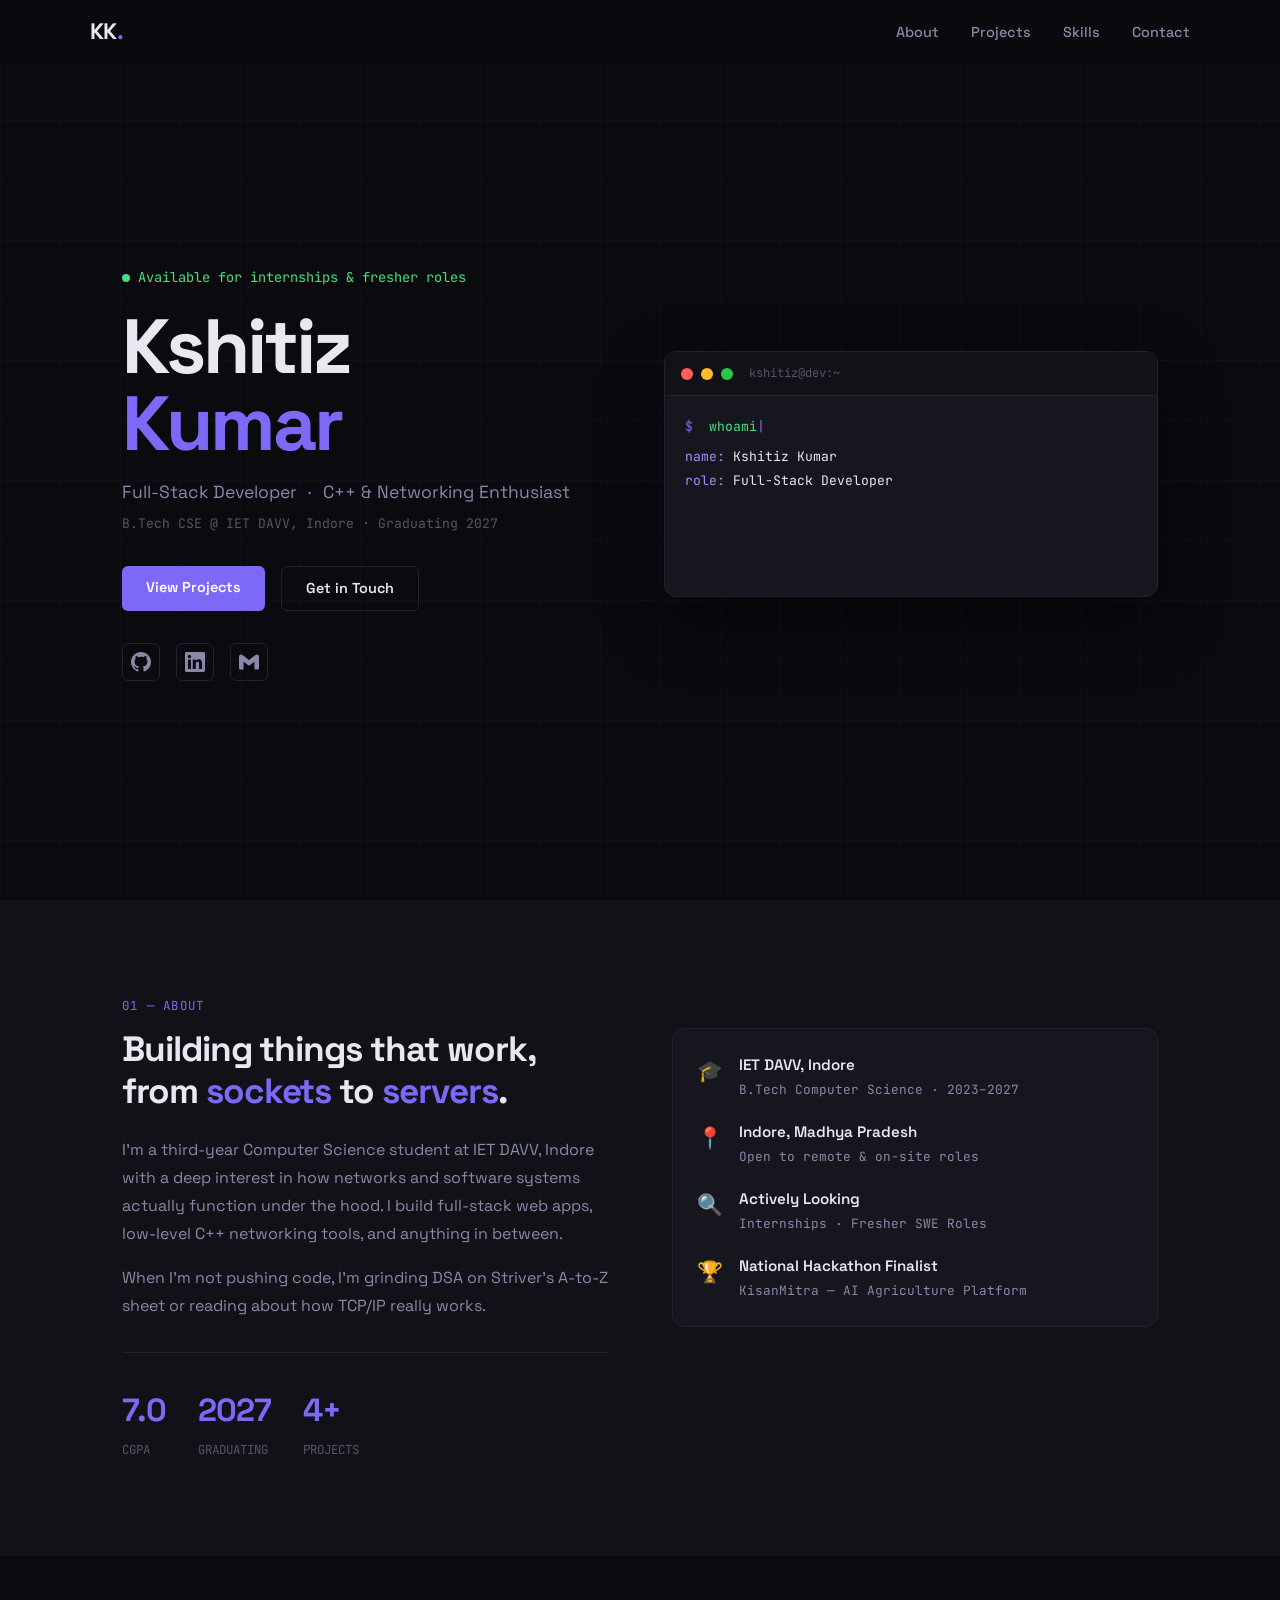
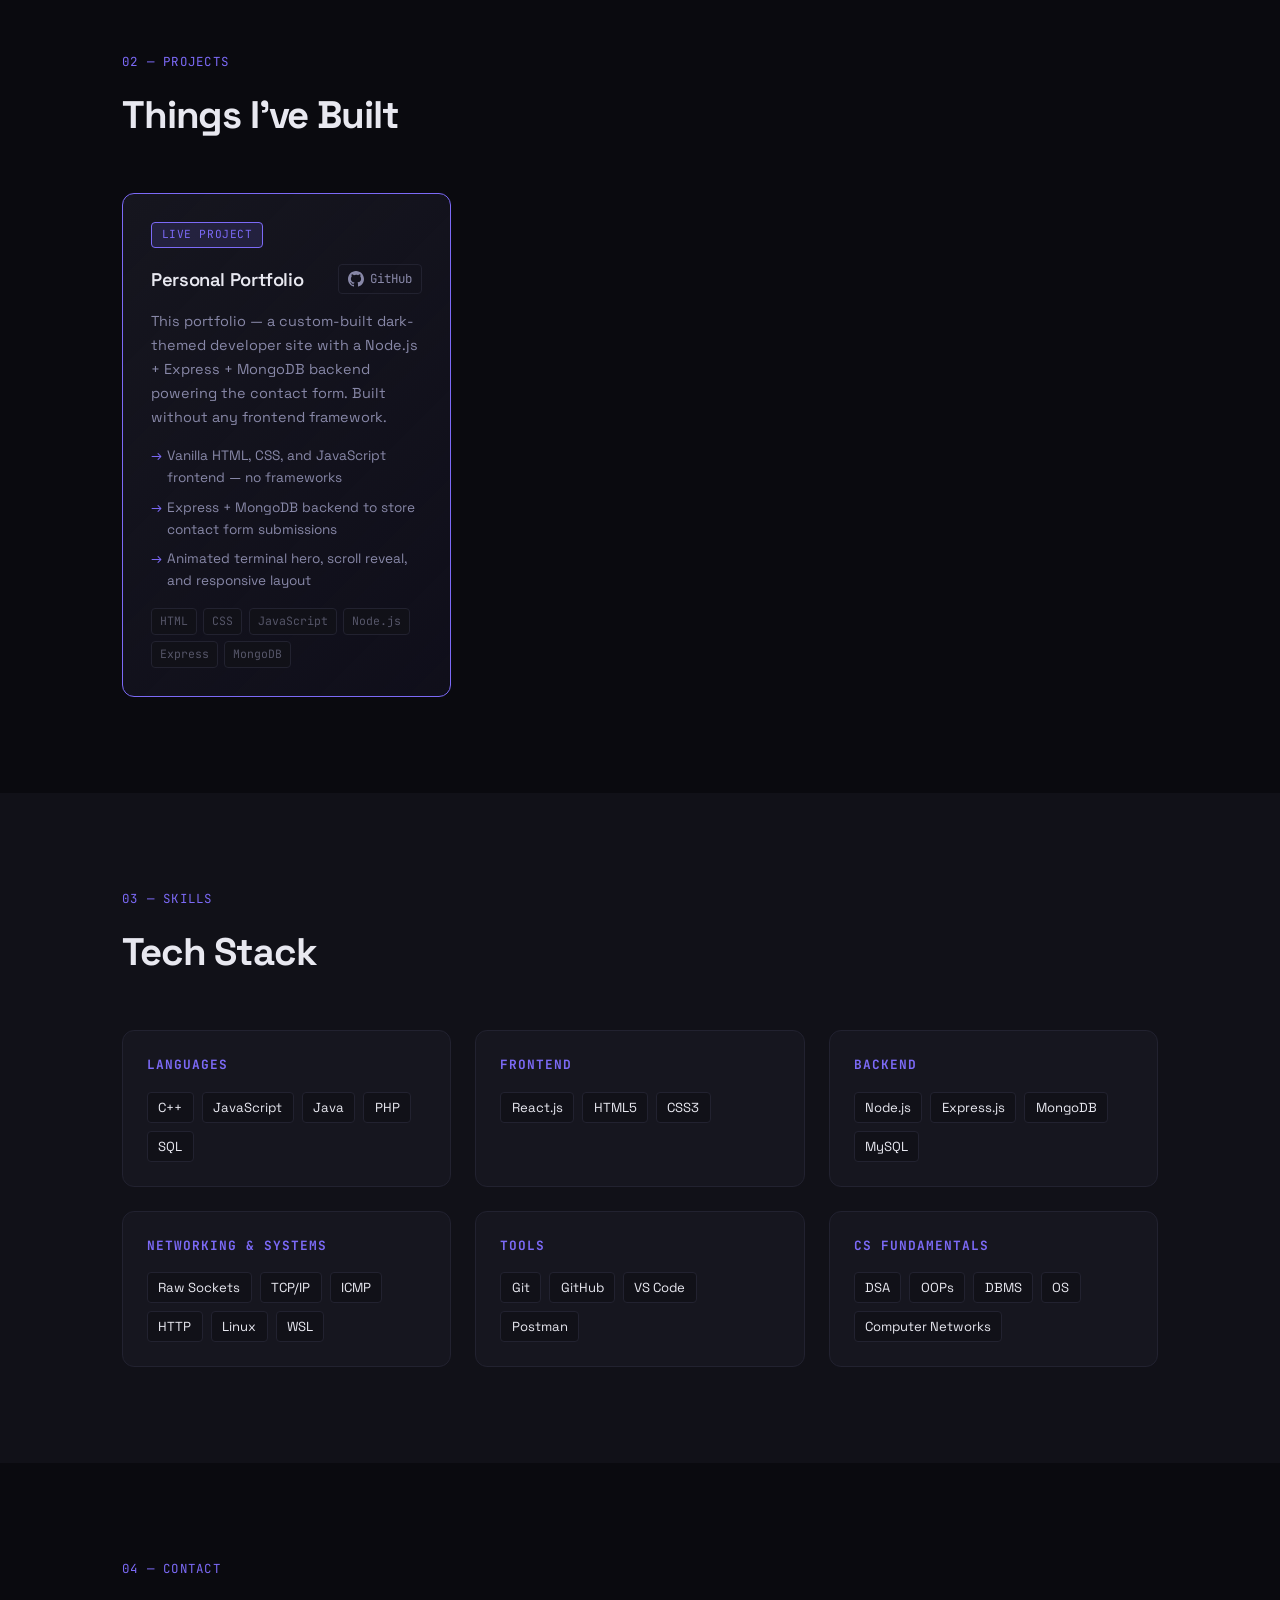
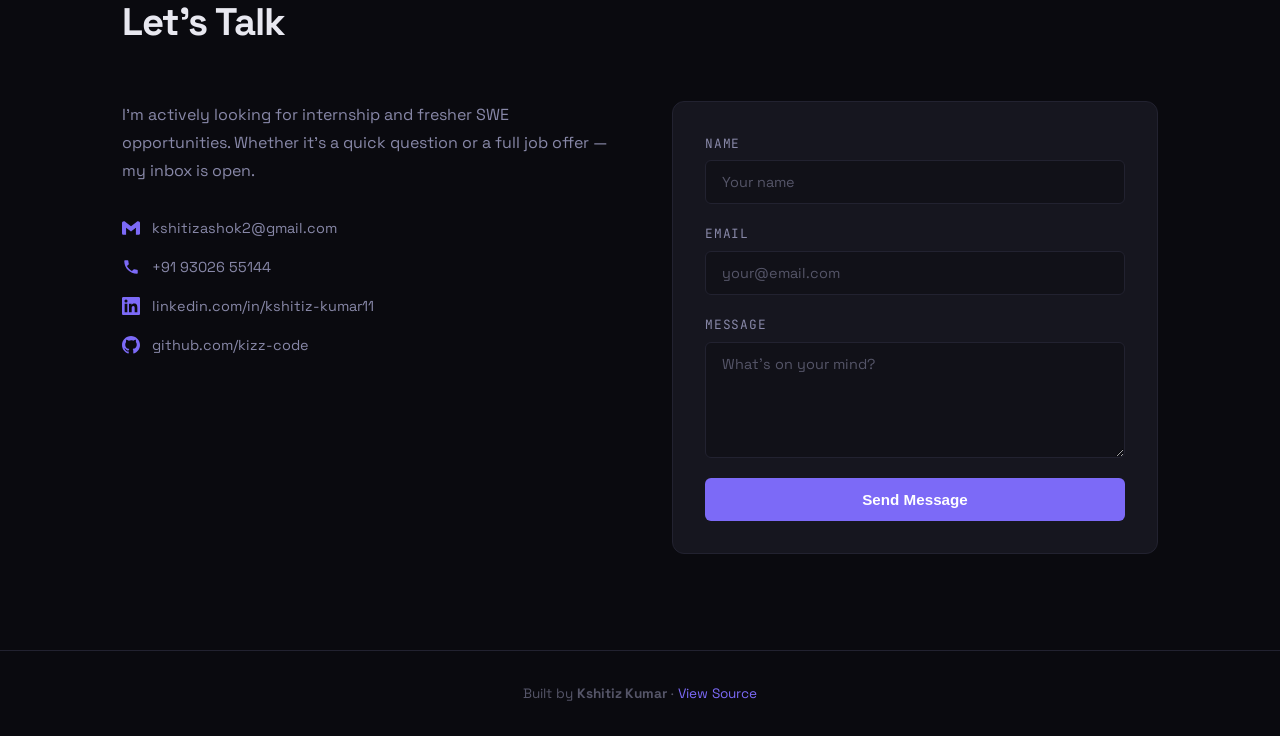
<file: index.html>
<!DOCTYPE html>
<html lang="en">
<head>
  <meta charset="UTF-8" />
  <meta name="viewport" content="width=device-width, initial-scale=1.0"/>
  <title>Kshitiz Kumar — Developer</title>
  <link rel="preconnect" href="https://fonts.googleapis.com">
  <link rel="preconnect" href="https://fonts.gstatic.com" crossorigin>
  <link href="https://fonts.googleapis.com/css2?family=Space+Grotesk:wght@300;400;500;600;700&family=JetBrains+Mono:wght@400;500&display=swap" rel="stylesheet">
  <link rel="stylesheet" href="css/style.css" />
</head>
<body>

  <!-- NAV -->
  <nav class="nav" id="nav">
    <div class="nav-inner">
      <a href="#hero" class="nav-logo">KK<span class="dot">.</span></a>
      <ul class="nav-links">
        <li><a href="#about">About</a></li>
        <li><a href="#projects">Projects</a></li>
        <li><a href="#skills">Skills</a></li>
        <li><a href="#contact">Contact</a></li>
      </ul>
      <button class="hamburger" id="hamburger" aria-label="Toggle menu">
        <span></span><span></span><span></span>
      </button>
    </div>
  </nav>

  <!-- MOBILE MENU -->
  <div class="mobile-menu" id="mobileMenu">
    <ul>
      <li><a href="#about" class="mobile-link">About</a></li>
      <li><a href="#projects" class="mobile-link">Projects</a></li>
      <li><a href="#skills" class="mobile-link">Skills</a></li>
      <li><a href="#contact" class="mobile-link">Contact</a></li>
    </ul>
  </div>

  <!-- HERO -->
  <section class="hero" id="hero">
    <div class="hero-bg-grid"></div>
    <div class="hero-content">
      <p class="hero-eyebrow"><span class="eyebrow-dot"></span> Available for internships & fresher roles</p>
      <h1 class="hero-name">Kshitiz<br><span class="name-accent">Kumar</span></h1>
      <p class="hero-role">Full-Stack Developer <span class="role-sep">·</span> C++ & Networking Enthusiast</p>
      <p class="hero-sub">B.Tech CSE @ IET DAVV, Indore · Graduating 2027</p>
      <div class="hero-cta">
        <a href="#projects" class="btn-primary">View Projects</a>
        <a href="#contact" class="btn-ghost">Get in Touch</a>
      </div>
      <div class="hero-socials">
        <a href="https://github.com/kizz-code" target="_blank" rel="noopener" aria-label="GitHub">
          <svg width="20" height="20" viewBox="0 0 24 24" fill="currentColor"><path d="M12 0C5.374 0 0 5.373 0 12c0 5.302 3.438 9.8 8.207 11.387.599.111.793-.261.793-.577v-2.234c-3.338.726-4.033-1.416-4.033-1.416-.546-1.387-1.333-1.756-1.333-1.756-1.089-.745.083-.729.083-.729 1.205.084 1.839 1.237 1.839 1.237 1.07 1.834 2.807 1.304 3.492.997.107-.775.418-1.305.762-1.604-2.665-.305-5.467-1.334-5.467-5.931 0-1.311.469-2.381 1.236-3.221-.124-.303-.535-1.524.117-3.176 0 0 1.008-.322 3.301 1.23A11.509 11.509 0 0112 5.803c1.02.005 2.047.138 3.006.404 2.291-1.552 3.297-1.23 3.297-1.23.653 1.653.242 2.874.118 3.176.77.84 1.235 1.911 1.235 3.221 0 4.609-2.807 5.624-5.479 5.921.43.372.823 1.102.823 2.222v3.293c0 .319.192.694.801.576C20.566 21.797 24 17.3 24 12c0-6.627-5.373-12-12-12z"/></svg>
        </a>
        <a href="https://www.linkedin.com/in/kshitiz-kumar11" target="_blank" rel="noopener" aria-label="LinkedIn">
          <svg width="20" height="20" viewBox="0 0 24 24" fill="currentColor"><path d="M20.447 20.452h-3.554v-5.569c0-1.328-.027-3.037-1.852-3.037-1.853 0-2.136 1.445-2.136 2.939v5.667H9.351V9h3.414v1.561h.046c.477-.9 1.637-1.85 3.37-1.85 3.601 0 4.267 2.37 4.267 5.455v6.286zM5.337 7.433a2.062 2.062 0 01-2.063-2.065 2.064 2.064 0 112.063 2.065zm1.782 13.019H3.555V9h3.564v11.452zM22.225 0H1.771C.792 0 0 .774 0 1.729v20.542C0 23.227.792 24 1.771 24h20.451C23.2 24 24 23.227 24 22.271V1.729C24 .774 23.2 0 22.222 0h.003z"/></svg>
        </a>
        <a href="mailto:kshitizashok2@gmail.com" aria-label="Email">
          <svg width="20" height="20" viewBox="0 0 24 24" fill="currentColor"><path d="M24 5.457v13.909c0 .904-.732 1.636-1.636 1.636h-3.819V11.73L12 16.64l-6.545-4.91v9.273H1.636A1.636 1.636 0 010 19.366V5.457c0-2.023 2.309-3.178 3.927-1.964L5.455 4.64 12 9.548l6.545-4.91 1.528-1.145C21.69 2.28 24 3.434 24 5.457z"/></svg>
        </a>
      </div>
    </div>
    <div class="hero-terminal">
      <div class="terminal-bar">
        <span class="t-dot red"></span>
        <span class="t-dot yellow"></span>
        <span class="t-dot green"></span>
        <span class="t-title">kshitiz@dev:~</span>
      </div>
      <div class="terminal-body" id="terminalBody">
        <p><span class="t-prompt">$</span> <span class="t-cmd" id="termCmd"></span><span class="t-cursor">|</span></p>
        <div id="termOutput"></div>
      </div>
    </div>
  </section>

  <!-- ABOUT -->
  <section class="section about" id="about">
    <div class="container">
      <p class="section-label">01 — About</p>
      <div class="about-grid">
        <div class="about-text">
          <h2>Building things that work,<br>from <span class="accent">sockets</span> to <span class="accent">servers</span>.</h2>
          <p>I'm a third-year Computer Science student at IET DAVV, Indore with a deep interest in how networks and software systems actually function under the hood. I build full-stack web apps, low-level C++ networking tools, and anything in between.</p>
          <p>When I'm not pushing code, I'm grinding DSA on Striver's A-to-Z sheet or reading about how TCP/IP really works.</p>
          <div class="about-stats">
            <div class="stat">
              <span class="stat-num">7.0</span>
              <span class="stat-label">CGPA</span>
            </div>
            <div class="stat">
              <span class="stat-num">2027</span>
              <span class="stat-label">Graduating</span>
            </div>
            <div class="stat">
              <span class="stat-num">4+</span>
              <span class="stat-label">Projects</span>
            </div>
          </div>
        </div>
        <div class="about-card">
          <div class="card-inner">
            <div class="card-row">
              <span class="card-icon">🎓</span>
              <div>
                <p class="card-title">IET DAVV, Indore</p>
                <p class="card-sub">B.Tech Computer Science · 2023–2027</p>
              </div>
            </div>
            <div class="card-row">
              <span class="card-icon">📍</span>
              <div>
                <p class="card-title">Indore, Madhya Pradesh</p>
                <p class="card-sub">Open to remote & on-site roles</p>
              </div>
            </div>
            <div class="card-row">
              <span class="card-icon">🔍</span>
              <div>
                <p class="card-title">Actively Looking</p>
                <p class="card-sub">Internships · Fresher SWE Roles</p>
              </div>
            </div>
            <div class="card-row">
              <span class="card-icon">🏆</span>
              <div>
                <p class="card-title">National Hackathon Finalist</p>
                <p class="card-sub">KisanMitra — AI Agriculture Platform</p>
              </div>
            </div>
          </div>
        </div>
      </div>
    </div>
  </section>

  <!-- PROJECTS -->
  <section class="section projects" id="projects">
    <div class="container">
      <p class="section-label">02 — Projects</p>
      <h2 class="section-title">Things I've Built</h2>
      <div class="projects-grid">

        <!-- Portfolio -->
        <div class="project-card featured">
          <div class="project-tag">Live Project</div>
          <div class="project-header">
            <h3>Personal Portfolio</h3>
            <div class="project-links">
              <a href="https://github.com/kizz-code/Portfolio" target="_blank" rel="noopener">
                <svg width="16" height="16" viewBox="0 0 24 24" fill="currentColor"><path d="M12 0C5.374 0 0 5.373 0 12c0 5.302 3.438 9.8 8.207 11.387.599.111.793-.261.793-.577v-2.234c-3.338.726-4.033-1.416-4.033-1.416-.546-1.387-1.333-1.756-1.333-1.756-1.089-.745.083-.729.083-.729 1.205.084 1.839 1.237 1.839 1.237 1.07 1.834 2.807 1.304 3.492.997.107-.775.418-1.305.762-1.604-2.665-.305-5.467-1.334-5.467-5.931 0-1.311.469-2.381 1.236-3.221-.124-.303-.535-1.524.117-3.176 0 0 1.008-.322 3.301 1.23A11.509 11.509 0 0112 5.803c1.02.005 2.047.138 3.006.404 2.291-1.552 3.297-1.23 3.297-1.23.653 1.653.242 2.874.118 3.176.77.84 1.235 1.911 1.235 3.221 0 4.609-2.807 5.624-5.479 5.921.43.372.823 1.102.823 2.222v3.293c0 .319.192.694.801.576C20.566 21.797 24 17.3 24 12c0-6.627-5.373-12-12-12z"/></svg>
                GitHub
              </a>
            </div>
          </div>
          <p class="project-desc">This portfolio — a custom-built dark-themed developer site with a Node.js + Express + MongoDB backend powering the contact form. Built without any frontend framework.</p>
          <ul class="project-points">
            <li>Vanilla HTML, CSS, and JavaScript frontend — no frameworks</li>
            <li>Express + MongoDB backend to store contact form submissions</li>
            <li>Animated terminal hero, scroll reveal, and responsive layout</li>
          </ul>
          <div class="project-stack">
            <span>HTML</span><span>CSS</span><span>JavaScript</span><span>Node.js</span><span>Express</span><span>MongoDB</span>
          </div>
        </div>

      </div>
    </div>
  </section>

  <!-- SKILLS -->
  <section class="section skills-section" id="skills">
    <div class="container">
      <p class="section-label">03 — Skills</p>
      <h2 class="section-title">Tech Stack</h2>
      <div class="skills-grid">
        <div class="skill-group">
          <h4>Languages</h4>
          <div class="skill-tags">
            <span>C++</span><span>JavaScript</span><span>Java</span><span>PHP</span><span>SQL</span>
          </div>
        </div>
        <div class="skill-group">
          <h4>Frontend</h4>
          <div class="skill-tags">
            <span>React.js</span><span>HTML5</span><span>CSS3</span>
          </div>
        </div>
        <div class="skill-group">
          <h4>Backend</h4>
          <div class="skill-tags">
            <span>Node.js</span><span>Express.js</span><span>MongoDB</span><span>MySQL</span>
          </div>
        </div>
        <div class="skill-group">
          <h4>Networking & Systems</h4>
          <div class="skill-tags">
            <span>Raw Sockets</span><span>TCP/IP</span><span>ICMP</span><span>HTTP</span><span>Linux</span><span>WSL</span>
          </div>
        </div>
        <div class="skill-group">
          <h4>Tools</h4>
          <div class="skill-tags">
            <span>Git</span><span>GitHub</span><span>VS Code</span><span>Postman</span>
          </div>
        </div>
        <div class="skill-group">
          <h4>CS Fundamentals</h4>
          <div class="skill-tags">
            <span>DSA</span><span>OOPs</span><span>DBMS</span><span>OS</span><span>Computer Networks</span>
          </div>
        </div>
      </div>
    </div>
  </section>

  <!-- CONTACT -->
  <section class="section contact-section" id="contact">
    <div class="container">
      <p class="section-label">04 — Contact</p>
      <h2 class="section-title">Let's Talk</h2>
      <div class="contact-grid">
        <div class="contact-info">
          <p>I'm actively looking for internship and fresher SWE opportunities. Whether it's a quick question or a full job offer — my inbox is open.</p>
          <div class="contact-details">
            <a href="mailto:kshitizashok2@gmail.com" class="contact-item">
              <svg width="18" height="18" viewBox="0 0 24 24" fill="currentColor"><path d="M24 5.457v13.909c0 .904-.732 1.636-1.636 1.636h-3.819V11.73L12 16.64l-6.545-4.91v9.273H1.636A1.636 1.636 0 010 19.366V5.457c0-2.023 2.309-3.178 3.927-1.964L5.455 4.64 12 9.548l6.545-4.91 1.528-1.145C21.69 2.28 24 3.434 24 5.457z"/></svg>
              kshitizashok2@gmail.com
            </a>
            <a href="tel:+919302655144" class="contact-item">
              <svg width="18" height="18" viewBox="0 0 24 24" fill="currentColor"><path d="M6.62 10.79c1.44 2.83 3.76 5.14 6.59 6.59l2.2-2.2c.27-.27.67-.36 1.02-.24 1.12.37 2.33.57 3.57.57.55 0 1 .45 1 1V20c0 .55-.45 1-1 1-9.39 0-17-7.61-17-17 0-.55.45-1 1-1h3.5c.55 0 1 .45 1 1 0 1.25.2 2.45.57 3.57.11.35.03.74-.25 1.02l-2.2 2.2z"/></svg>
              +91 93026 55144
            </a>
            <a href="https://www.linkedin.com/in/kshitiz-kumar11" target="_blank" rel="noopener" class="contact-item">
              <svg width="18" height="18" viewBox="0 0 24 24" fill="currentColor"><path d="M20.447 20.452h-3.554v-5.569c0-1.328-.027-3.037-1.852-3.037-1.853 0-2.136 1.445-2.136 2.939v5.667H9.351V9h3.414v1.561h.046c.477-.9 1.637-1.85 3.37-1.85 3.601 0 4.267 2.37 4.267 5.455v6.286zM5.337 7.433a2.062 2.062 0 01-2.063-2.065 2.064 2.064 0 112.063 2.065zm1.782 13.019H3.555V9h3.564v11.452zM22.225 0H1.771C.792 0 0 .774 0 1.729v20.542C0 23.227.792 24 1.771 24h20.451C23.2 24 24 23.227 24 22.271V1.729C24 .774 23.2 0 22.222 0h.003z"/></svg>
              linkedin.com/in/kshitiz-kumar11
            </a>
            <a href="https://github.com/kizz-code" target="_blank" rel="noopener" class="contact-item">
              <svg width="18" height="18" viewBox="0 0 24 24" fill="currentColor"><path d="M12 0C5.374 0 0 5.373 0 12c0 5.302 3.438 9.8 8.207 11.387.599.111.793-.261.793-.577v-2.234c-3.338.726-4.033-1.416-4.033-1.416-.546-1.387-1.333-1.756-1.333-1.756-1.089-.745.083-.729.083-.729 1.205.084 1.839 1.237 1.839 1.237 1.07 1.834 2.807 1.304 3.492.997.107-.775.418-1.305.762-1.604-2.665-.305-5.467-1.334-5.467-5.931 0-1.311.469-2.381 1.236-3.221-.124-.303-.535-1.524.117-3.176 0 0 1.008-.322 3.301 1.23A11.509 11.509 0 0112 5.803c1.02.005 2.047.138 3.006.404 2.291-1.552 3.297-1.23 3.297-1.23.653 1.653.242 2.874.118 3.176.77.84 1.235 1.911 1.235 3.221 0 4.609-2.807 5.624-5.479 5.921.43.372.823 1.102.823 2.222v3.293c0 .319.192.694.801.576C20.566 21.797 24 17.3 24 12c0-6.627-5.373-12-12-12z"/></svg>
              github.com/kizz-code
            </a>
          </div>
        </div>

        <form class="contact-form" id="contactForm">
          <div id="formStatus" class="form-status hidden"></div>
          <div class="form-group">
            <label for="name">Name</label>
            <input type="text" id="name" name="name" placeholder="Your name" required />
          </div>
          <div class="form-group">
            <label for="email">Email</label>
            <input type="email" id="email" name="email" placeholder="your@email.com" required />
          </div>
          <div class="form-group">
            <label for="message">Message</label>
            <textarea id="message" name="message" rows="5" placeholder="What's on your mind?" required></textarea>
          </div>
          <button type="submit" class="btn-primary submit-btn" id="submitBtn">
            <span id="btnText">Send Message</span>
            <span id="btnLoader" class="hidden">Sending...</span>
          </button>
        </form>
      </div>
    </div>
  </section>

  <!-- FOOTER -->
  <footer class="footer">
    <div class="container">
      <p>Built by <strong>Kshitiz Kumar</strong> · <a href="https://github.com/kizz-code/Portfolio" target="_blank" rel="noopener">View Source</a></p>
    </div>
  </footer>

  <script src="js/main.js"></script>
</body>
</html>
</file>
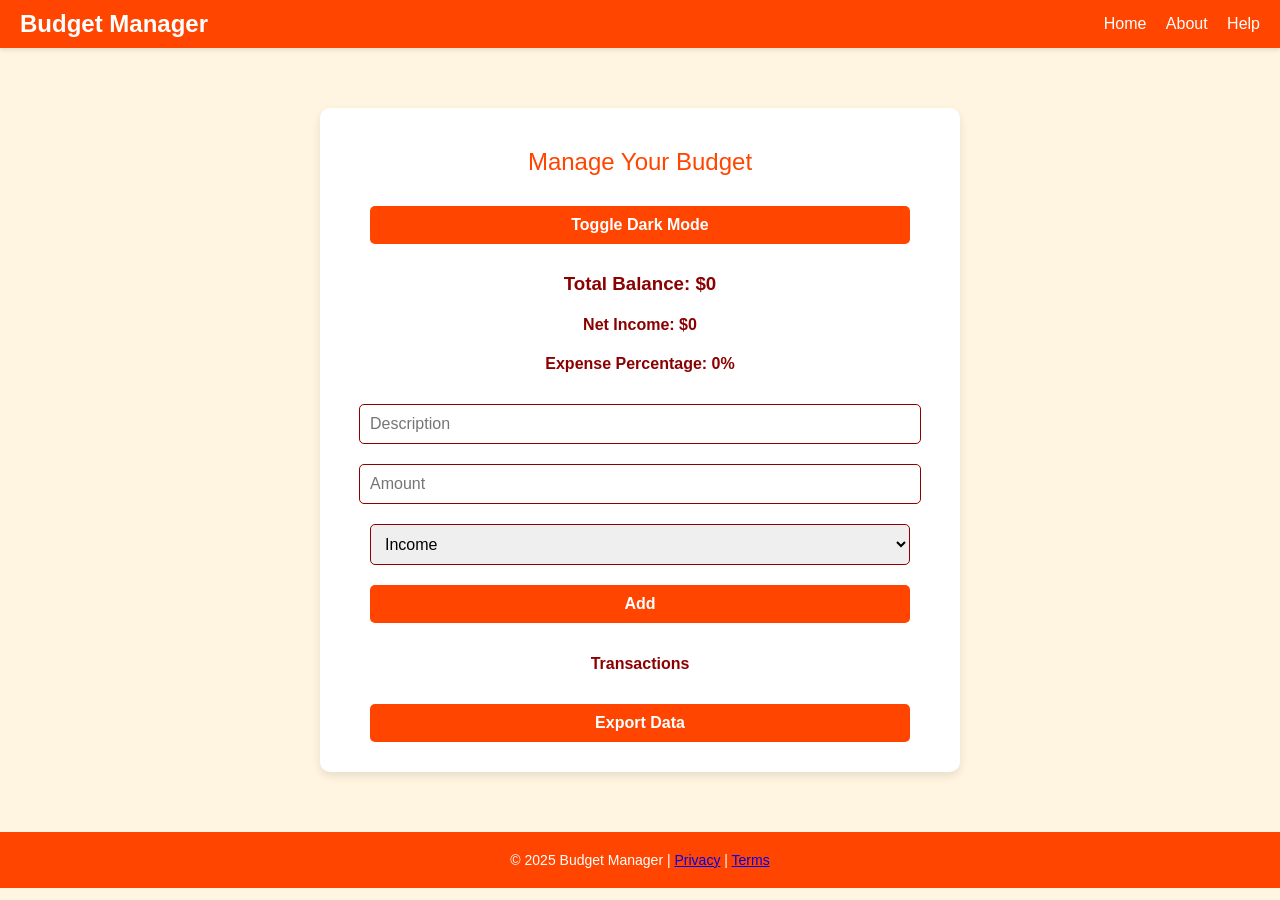
<file: personal_budget/budget_manager.html>
<!DOCTYPE html>
<html lang="en">
<head>
    <meta charset="UTF-8">
    <meta name="viewport" content="width=device-width, initial-scale=1.0">
    <title>Budget Manager</title>
    <style>
        body {
            font-family: 'Roboto', sans-serif;
            margin: 0;
            padding: 0;
            text-align: center;
            background-color: #FFF5E1; /* Vanilla */
            color: #8B0000; /* Dark Red */
            transition: background 0.3s, color 0.3s;
        }
        .dark-mode {
            background-color: #1C1C1C; /* Black */
            color: #C0C0C0; /* Steel Grey */
        }
        header {
            display: flex;
            justify-content: space-between;
            align-items: center;
            padding: 10px 20px;
            background-color: #FF4500; /* Bright Orange */
            color: white;
            box-shadow: 0px 2px 5px rgba(0, 0, 0, 0.1);
            transition: background 0.3s;
        }
        .dark-mode header {
            background-color: #333;
        }
        .logo {
            font-size: 24px;
            font-weight: bold;
        }
        .nav-links a {
            margin-left: 15px;
            text-decoration: none;
            color: white;
            font-weight: 500;
        }
        .container {
            max-width: 600px;
            margin: 60px auto;
            padding: 20px;
            border-radius: 10px;
            box-shadow: 0px 4px 10px rgba(0,0,0,0.1);
            background-color: white;
            transition: background 0.3s, color 0.3s;
        }
        .dark-mode .container {
            background-color: #2C2C2C;
            color: #C0C0C0;
        }
        h2 {
            font-weight: 500;
            color: #FF4500; /* Bright Orange */
        }
        .dark-mode h2 {
            color: #FFA500;
        }
        input, button, select {
            margin: 10px 0;
            padding: 10px;
            width: 90%;
            border: 1px solid #8B0000;
            border-radius: 5px;
            font-size: 16px;
            transition: background 0.3s, color 0.3s;
        }
        .dark-mode input, .dark-mode button, .dark-mode select {
            background-color: #333;
            color: #C0C0C0;
            border: 1px solid #555;
        }
        button {
            background-color: #FF4500; /* Bright Orange */
            color: white;
            border: none;
            cursor: pointer;
            font-weight: bold;
            transition: background 0.3s;
        }
        .dark-mode button {
            background-color: #555;
        }
        button:hover {
            background-color: #B22222; /* Firebrick Red */
        }
        .dark-mode button:hover {
            background-color: #777;
        }
        ul {
            list-style-type: none;
            padding: 0;
        }
        li {
            padding: 10px;
            border-bottom: 1px solid #ddd;
            display: flex;
            justify-content: space-between;
            align-items: center;
        }
        .dark-mode li {
            border-bottom: 1px solid #555;
        }
        footer {
            margin-top: 50px;
            padding: 20px;
            background-color: #FF4500; /* Bright Orange */
            color: white;
            font-size: 14px;
            transition: background 0.3s;
        }
        .dark-mode footer {
            background-color: #333;
        }
    </style>
</head>
<body>
    <header>
        <div class="logo">Budget Manager</div>
        <div class="nav-links">
            <a href="#">Home</a>
            <a href="#">About</a>
            <a href="#">Help</a>
        </div>
    </header>
    
    <div class="container">
        <h2>Manage Your Budget</h2>
        <button onclick="toggleDarkMode()">Toggle Dark Mode</button>
        <h3>Total Balance: $<span id="balance">0</span></h3>
        <h4>Net Income: $<span id="net-income">0</span></h4>
        <h4>Expense Percentage: <span id="expense-percent">0%</span></h4>
        <input type="text" id="desc" placeholder="Description">
        <input type="number" id="amount" placeholder="Amount">
        <select id="category">
            <option value="Income">Income</option>
            <option value="Food">Food</option>
            <option value="Rent">Rent</option>
            <option value="Entertainment">Entertainment</option>
            <option value="Other">Other</option>
        </select>
        <button onclick="addTransaction()">Add</button>
        <h4>Transactions</h4>
        <ul id="transactions"></ul>
        <button onclick="exportData()">Export Data</button>
    </div>
    
    <footer>
        &copy; 2025 Budget Manager | <a href="#">Privacy</a> | <a href="#">Terms</a>
    </footer>

    <script>
        function toggleDarkMode() {
            document.body.classList.toggle("dark-mode");
        }
    </script>
</body>
</html>
</file>
<file: css/style.css>
/* ===== RESET & BASE ===== */
*, *::before, *::after { box-sizing: border-box; margin: 0; padding: 0; }

:root {
  --bg: #0a0a0f;
  --bg-2: #111118;
  --bg-card: #16161f;
  --border: #222230;
  --accent: #7c6af7;
  --accent-2: #a78bfa;
  --accent-glow: rgba(124, 106, 247, 0.15);
  --text: #e8e8f0;
  --text-muted: #8888a8;
  --text-dim: #555568;
  --green: #4ade80;
  --red: #f87171;
  --yellow: #fbbf24;
  --font-sans: 'Space Grotesk', system-ui, sans-serif;
  --font-mono: 'JetBrains Mono', 'Courier New', monospace;
  --radius: 12px;
  --radius-sm: 6px;
  --transition: 0.2s ease;
}

html { scroll-behavior: smooth; }

body {
  font-family: var(--font-sans);
  background: var(--bg);
  color: var(--text);
  line-height: 1.6;
  overflow-x: hidden;
}

a { color: inherit; text-decoration: none; }
img { max-width: 100%; }

/* ===== SCROLLBAR ===== */
::-webkit-scrollbar { width: 4px; }
::-webkit-scrollbar-track { background: var(--bg); }
::-webkit-scrollbar-thumb { background: var(--accent); border-radius: 4px; }

/* ===== NAV ===== */
.nav {
  position: fixed;
  top: 0; left: 0; right: 0;
  z-index: 100;
  padding: 0 2rem;
  height: 64px;
  display: flex;
  align-items: center;
  background: rgba(10, 10, 15, 0.85);
  backdrop-filter: blur(12px);
  border-bottom: 1px solid transparent;
  transition: border-color var(--transition);
}
.nav.scrolled { border-color: var(--border); }

.nav-inner {
  width: 100%;
  max-width: 1100px;
  margin: auto;
  display: flex;
  align-items: center;
  justify-content: space-between;
}

.nav-logo {
  font-size: 1.4rem;
  font-weight: 700;
  letter-spacing: -0.03em;
  color: var(--text);
}
.nav-logo .dot { color: var(--accent); }

.nav-links {
  display: flex;
  list-style: none;
  gap: 2rem;
}
.nav-links a {
  font-size: 0.9rem;
  color: var(--text-muted);
  font-weight: 500;
  transition: color var(--transition);
}
.nav-links a:hover { color: var(--text); }

.hamburger {
  display: none;
  flex-direction: column;
  gap: 5px;
  background: none;
  border: none;
  cursor: pointer;
  padding: 4px;
}
.hamburger span {
  display: block;
  width: 22px;
  height: 2px;
  background: var(--text);
  border-radius: 2px;
  transition: all 0.3s;
}

/* Mobile menu */
.mobile-menu {
  display: none;
  position: fixed;
  top: 64px; left: 0; right: 0;
  background: var(--bg-2);
  border-bottom: 1px solid var(--border);
  z-index: 99;
  padding: 1.5rem 2rem;
}
.mobile-menu.open { display: block; }
.mobile-menu ul { list-style: none; display: flex; flex-direction: column; gap: 1rem; }
.mobile-menu a { font-size: 1.1rem; color: var(--text-muted); font-weight: 500; }
.mobile-menu a:hover { color: var(--text); }

/* ===== CONTAINER ===== */
.container {
  max-width: 1100px;
  margin: auto;
  padding: 0 2rem;
}

/* ===== SECTIONS ===== */
.section { padding: 6rem 0; }

.section-label {
  font-family: var(--font-mono);
  font-size: 0.78rem;
  color: var(--accent);
  letter-spacing: 0.1em;
  text-transform: uppercase;
  margin-bottom: 0.75rem;
}

.section-title {
  font-size: clamp(1.8rem, 3vw, 2.5rem);
  font-weight: 700;
  letter-spacing: -0.03em;
  margin-bottom: 3rem;
  color: var(--text);
}

/* ===== HERO ===== */
.hero {
  min-height: 100vh;
  display: grid;
  grid-template-columns: 1fr 1fr;
  align-items: center;
  gap: 3rem;
  padding: 7rem 2rem 4rem;
  max-width: 1100px;
  margin: auto;
  position: relative;
}

.hero-bg-grid {
  position: fixed;
  inset: 0;
  background-image:
    linear-gradient(var(--border) 1px, transparent 1px),
    linear-gradient(90deg, var(--border) 1px, transparent 1px);
  background-size: 60px 60px;
  opacity: 0.25;
  pointer-events: none;
  z-index: -1;
}

.hero-eyebrow {
  display: flex;
  align-items: center;
  gap: 0.5rem;
  font-size: 0.85rem;
  color: var(--green);
  font-family: var(--font-mono);
  margin-bottom: 1.25rem;
}
.eyebrow-dot {
  width: 8px; height: 8px;
  background: var(--green);
  border-radius: 50%;
  animation: pulse 2s infinite;
}
@keyframes pulse {
  0%, 100% { opacity: 1; transform: scale(1); }
  50% { opacity: 0.5; transform: scale(0.8); }
}

.hero-name {
  font-size: clamp(3rem, 6vw, 5rem);
  font-weight: 700;
  letter-spacing: -0.04em;
  line-height: 1;
  margin-bottom: 1rem;
}
.name-accent { color: var(--accent); }

.hero-role {
  font-size: 1.1rem;
  color: var(--text-muted);
  margin-bottom: 0.4rem;
}
.role-sep { color: var(--accent); margin: 0 0.4rem; }

.hero-sub {
  font-family: var(--font-mono);
  font-size: 0.82rem;
  color: var(--text-dim);
  margin-bottom: 2rem;
}

.hero-cta {
  display: flex;
  gap: 1rem;
  margin-bottom: 2rem;
  flex-wrap: wrap;
}

.btn-primary {
  display: inline-block;
  padding: 0.65rem 1.5rem;
  background: var(--accent);
  color: #fff;
  border-radius: var(--radius-sm);
  font-weight: 600;
  font-size: 0.9rem;
  transition: all var(--transition);
  border: none;
  cursor: pointer;
}
.btn-primary:hover {
  background: var(--accent-2);
  transform: translateY(-1px);
  box-shadow: 0 8px 24px var(--accent-glow);
}

.btn-ghost {
  display: inline-block;
  padding: 0.65rem 1.5rem;
  background: transparent;
  color: var(--text);
  border: 1px solid var(--border);
  border-radius: var(--radius-sm);
  font-weight: 600;
  font-size: 0.9rem;
  transition: all var(--transition);
}
.btn-ghost:hover { border-color: var(--accent); color: var(--accent); }

.hero-socials {
  display: flex;
  gap: 1rem;
}
.hero-socials a {
  display: flex;
  align-items: center;
  justify-content: center;
  width: 38px; height: 38px;
  border: 1px solid var(--border);
  border-radius: var(--radius-sm);
  color: var(--text-muted);
  transition: all var(--transition);
}
.hero-socials a:hover {
  border-color: var(--accent);
  color: var(--accent);
  background: var(--accent-glow);
}

/* Terminal */
.hero-terminal {
  background: var(--bg-card);
  border: 1px solid var(--border);
  border-radius: var(--radius);
  overflow: hidden;
  box-shadow: 0 24px 64px rgba(0,0,0,0.4);
}

.terminal-bar {
  display: flex;
  align-items: center;
  gap: 0.5rem;
  padding: 0.75rem 1rem;
  background: var(--bg-2);
  border-bottom: 1px solid var(--border);
}
.t-dot {
  width: 12px; height: 12px;
  border-radius: 50%;
}
.t-dot.red { background: #ff5f57; }
.t-dot.yellow { background: #febc2e; }
.t-dot.green { background: #28c840; }
.t-title {
  font-family: var(--font-mono);
  font-size: 0.75rem;
  color: var(--text-dim);
  margin-left: 0.5rem;
}

.terminal-body {
  padding: 1.25rem;
  font-family: var(--font-mono);
  font-size: 0.82rem;
  min-height: 200px;
}
.t-prompt { color: var(--accent); margin-right: 0.5rem; }
.t-cmd { color: var(--green); }
.t-cursor {
  color: var(--accent);
  animation: blink 1s step-end infinite;
}
@keyframes blink {
  0%, 100% { opacity: 1; }
  50% { opacity: 0; }
}
#termOutput { margin-top: 0.5rem; }
#termOutput p { color: var(--text-muted); line-height: 1.8; }
#termOutput .t-key { color: var(--accent-2); }
#termOutput .t-val { color: var(--text); }

/* ===== ABOUT ===== */
.about { background: var(--bg-2); }

.about-grid {
  display: grid;
  grid-template-columns: 1fr 1fr;
  gap: 4rem;
  align-items: start;
}

.about-text h2 {
  font-size: clamp(1.6rem, 3vw, 2.2rem);
  font-weight: 700;
  letter-spacing: -0.03em;
  line-height: 1.2;
  margin-bottom: 1.5rem;
}
.accent { color: var(--accent); }

.about-text p {
  color: var(--text-muted);
  margin-bottom: 1rem;
  line-height: 1.75;
}

.about-stats {
  display: flex;
  gap: 2rem;
  margin-top: 2rem;
  padding-top: 2rem;
  border-top: 1px solid var(--border);
}
.stat { display: flex; flex-direction: column; gap: 0.2rem; }
.stat-num { font-size: 2rem; font-weight: 700; color: var(--accent); letter-spacing: -0.03em; }
.stat-label { font-size: 0.78rem; color: var(--text-dim); font-family: var(--font-mono); text-transform: uppercase; }

.about-card {
  position: sticky;
  top: 5rem;
}
.card-inner {
  background: var(--bg-card);
  border: 1px solid var(--border);
  border-radius: var(--radius);
  padding: 1.5rem;
  display: flex;
  flex-direction: column;
  gap: 1.25rem;
}
.card-row { display: flex; align-items: flex-start; gap: 1rem; }
.card-icon { font-size: 1.3rem; flex-shrink: 0; margin-top: 2px; }
.card-title { font-weight: 600; font-size: 0.95rem; color: var(--text); }
.card-sub { font-size: 0.8rem; color: var(--text-muted); margin-top: 0.15rem; font-family: var(--font-mono); }

/* ===== PROJECTS ===== */
.projects { background: var(--bg); }

.projects-grid {
  display: grid;
  grid-template-columns: repeat(auto-fill, minmax(320px, 1fr));
  gap: 1.5rem;
}

.project-card {
  background: var(--bg-card);
  border: 1px solid var(--border);
  border-radius: var(--radius);
  padding: 1.75rem;
  display: flex;
  flex-direction: column;
  gap: 1rem;
  transition: all var(--transition);
  position: relative;
}
.project-card:hover {
  border-color: var(--accent);
  transform: translateY(-3px);
  box-shadow: 0 12px 40px var(--accent-glow);
}

.project-card.featured {
  border-color: var(--accent);
  background: linear-gradient(135deg, var(--bg-card), rgba(124, 106, 247, 0.05));
}

.project-tag {
  display: inline-block;
  font-family: var(--font-mono);
  font-size: 0.7rem;
  color: var(--accent);
  background: var(--accent-glow);
  border: 1px solid var(--accent);
  border-radius: 4px;
  padding: 0.2rem 0.6rem;
  width: fit-content;
  text-transform: uppercase;
  letter-spacing: 0.05em;
}

.project-header {
  display: flex;
  align-items: center;
  justify-content: space-between;
}
.project-header h3 {
  font-size: 1.15rem;
  font-weight: 600;
  letter-spacing: -0.02em;
}

.project-links { display: flex; gap: 0.5rem; }
.project-links a {
  display: flex;
  align-items: center;
  gap: 0.35rem;
  font-size: 0.78rem;
  color: var(--text-muted);
  border: 1px solid var(--border);
  border-radius: 4px;
  padding: 0.25rem 0.6rem;
  transition: all var(--transition);
  font-family: var(--font-mono);
}
.project-links a:hover { color: var(--accent); border-color: var(--accent); }

.project-desc {
  color: var(--text-muted);
  font-size: 0.9rem;
  line-height: 1.65;
}

.project-points {
  list-style: none;
  display: flex;
  flex-direction: column;
  gap: 0.5rem;
}
.project-points li {
  font-size: 0.85rem;
  color: var(--text-muted);
  padding-left: 1rem;
  position: relative;
}
.project-points li::before {
  content: '→';
  position: absolute;
  left: 0;
  color: var(--accent);
}

.project-stack {
  display: flex;
  flex-wrap: wrap;
  gap: 0.4rem;
  margin-top: auto;
}
.project-stack span {
  font-family: var(--font-mono);
  font-size: 0.72rem;
  color: var(--text-dim);
  background: var(--bg-2);
  border: 1px solid var(--border);
  border-radius: 4px;
  padding: 0.2rem 0.5rem;
}

.coming-soon { opacity: 0.5; cursor: default; }
.coming-soon:hover {
  border-color: var(--border);
  transform: none;
  box-shadow: none;
}
.coming-soon-text { font-style: italic; }

/* ===== SKILLS ===== */
.skills-section { background: var(--bg-2); }

.skills-grid {
  display: grid;
  grid-template-columns: repeat(auto-fill, minmax(280px, 1fr));
  gap: 1.5rem;
}

.skill-group {
  background: var(--bg-card);
  border: 1px solid var(--border);
  border-radius: var(--radius);
  padding: 1.5rem;
}
.skill-group h4 {
  font-size: 0.8rem;
  font-family: var(--font-mono);
  color: var(--accent);
  text-transform: uppercase;
  letter-spacing: 0.08em;
  margin-bottom: 1rem;
}
.skill-tags {
  display: flex;
  flex-wrap: wrap;
  gap: 0.5rem;
}
.skill-tags span {
  font-size: 0.82rem;
  color: var(--text);
  background: var(--bg-2);
  border: 1px solid var(--border);
  border-radius: 4px;
  padding: 0.25rem 0.65rem;
  transition: all var(--transition);
}
.skill-tags span:hover {
  border-color: var(--accent);
  color: var(--accent);
}

/* ===== CONTACT ===== */
.contact-section { background: var(--bg); }

.contact-grid {
  display: grid;
  grid-template-columns: 1fr 1fr;
  gap: 4rem;
  align-items: start;
}

.contact-info > p {
  color: var(--text-muted);
  line-height: 1.75;
  margin-bottom: 2rem;
  font-size: 1rem;
}

.contact-details {
  display: flex;
  flex-direction: column;
  gap: 1rem;
}

.contact-item {
  display: flex;
  align-items: center;
  gap: 0.75rem;
  color: var(--text-muted);
  font-size: 0.9rem;
  transition: color var(--transition);
}
.contact-item:hover { color: var(--accent); }
.contact-item svg { flex-shrink: 0; color: var(--accent); }

/* Form */
.contact-form {
  display: flex;
  flex-direction: column;
  gap: 1.25rem;
  background: var(--bg-card);
  border: 1px solid var(--border);
  border-radius: var(--radius);
  padding: 2rem;
}

.form-group {
  display: flex;
  flex-direction: column;
  gap: 0.4rem;
}
.form-group label {
  font-size: 0.8rem;
  font-family: var(--font-mono);
  color: var(--text-muted);
  text-transform: uppercase;
  letter-spacing: 0.06em;
}
.form-group input,
.form-group textarea {
  background: var(--bg-2);
  border: 1px solid var(--border);
  border-radius: var(--radius-sm);
  padding: 0.75rem 1rem;
  color: var(--text);
  font-family: var(--font-sans);
  font-size: 0.9rem;
  outline: none;
  transition: border-color var(--transition);
  resize: vertical;
}
.form-group input:focus,
.form-group textarea:focus { border-color: var(--accent); }
.form-group input::placeholder,
.form-group textarea::placeholder { color: var(--text-dim); }

.submit-btn { width: 100%; justify-content: center; font-size: 0.95rem; padding: 0.8rem; }

.form-status {
  padding: 0.75rem 1rem;
  border-radius: var(--radius-sm);
  font-size: 0.85rem;
  font-family: var(--font-mono);
}
.form-status.success {
  background: rgba(74, 222, 128, 0.1);
  border: 1px solid var(--green);
  color: var(--green);
}
.form-status.error {
  background: rgba(248, 113, 113, 0.1);
  border: 1px solid var(--red);
  color: var(--red);
}
.hidden { display: none !important; }

/* ===== FOOTER ===== */
.footer {
  border-top: 1px solid var(--border);
  padding: 2rem 0;
  text-align: center;
  color: var(--text-dim);
  font-size: 0.85rem;
}
.footer a { color: var(--accent); }
.footer a:hover { text-decoration: underline; }

/* ===== RESPONSIVE ===== */
@media (max-width: 900px) {
  .hero {
    grid-template-columns: 1fr;
    padding-top: 6rem;
  }
  .hero-terminal { display: none; }
  .about-grid { grid-template-columns: 1fr; }
  .about-card { position: static; }
  .contact-grid { grid-template-columns: 1fr; }
}

@media (max-width: 640px) {
  .nav-links { display: none; }
  .hamburger { display: flex; }
  .section { padding: 4rem 0; }
  .hero { padding: 5rem 1.5rem 3rem; }
  .container { padding: 0 1.5rem; }
  .about-stats { gap: 1.25rem; }
  .projects-grid { grid-template-columns: 1fr; }
  .skills-grid { grid-template-columns: 1fr; }
}
</file>
